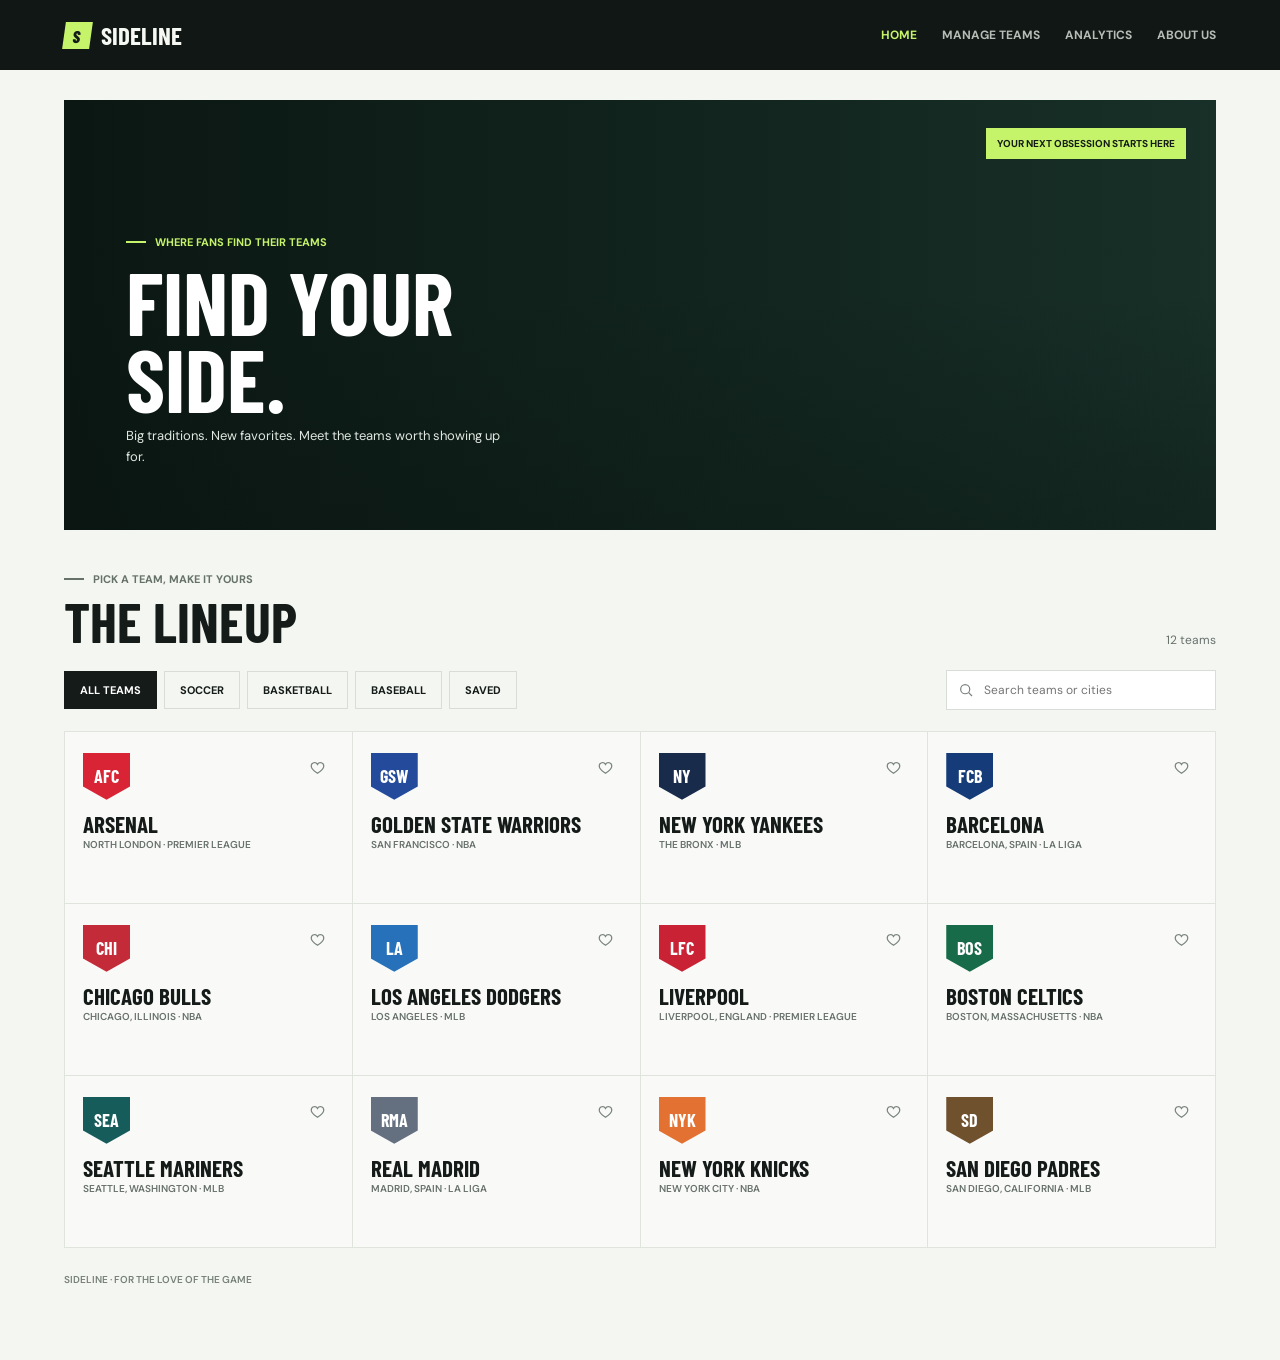
<file: index.html>
<!doctype html>
<html lang="en">
<head>
  <meta charset="utf-8">
  <meta name="viewport" content="width=device-width, initial-scale=1">
  <meta name="theme-color" content="#111714">
  <title>Sideline — Find your team</title>
  <link rel="preconnect" href="https://fonts.googleapis.com">
  <link rel="preconnect" href="https://fonts.gstatic.com" crossorigin>
  <link href="https://fonts.googleapis.com/css2?family=Barlow+Condensed:wght@500;600;700;800&family=DM+Sans:wght@400;500;600;700&display=swap" rel="stylesheet">
  <style>
    :root {
      color-scheme: light;
      --ink: #151b18;
      --muted: #68716c;
      --paper: #f4f6f2;
      --line: #dfe4dd;
      --lime: #c5f36a;
      --forest: #1d3529;
      --orange: #f37448;
      --display: "Barlow Condensed", Impact, sans-serif;
      --body: "DM Sans", sans-serif;
    }

    * { box-sizing: border-box; }
    body { margin: 0; color: var(--ink); background: var(--paper); font-family: var(--body); }
    button, input { font: inherit; }
    button { color: inherit; }
    a { color: inherit; text-decoration: none; }
    .topbar { height: 70px; padding: 0 max(5vw, calc((100vw - 1320px) / 2)); display: flex; align-items: center; justify-content: space-between; background: #111714; color: #f6f8f3; }
    .brand { display: flex; align-items: center; gap: 10px; font: 700 25px var(--display); letter-spacing: 0; text-transform: uppercase; }
    .brand-mark { width: 27px; height: 27px; display: grid; place-items: center; background: var(--lime); color: var(--ink); font: 800 17px var(--display); transform: skew(-8deg); }
    .nav { display: flex; align-items: center; gap: 34px; font-size: 12px; font-weight: 700; text-transform: uppercase; }
    .nav a { color: #b5bdb7; transition: color .2s; }
    .nav a:hover, .nav a[aria-current="page"] { color: var(--lime); }
    .nav .saved-link { color: var(--lime); }

    main { max-width: 1320px; margin: 0 auto; padding: 30px 5vw 74px; }
    .feature { position: relative; height: clamp(270px, 34vw, 430px); overflow: hidden; display: flex; align-items: flex-end; background: #183129 url("https://images.unsplash.com/photo-1522778119026-d647f0596c20?auto=format&fit=crop&w=1900&q=85") center 57% / cover; color: white; }
    .feature::before { content: ""; position: absolute; inset: 0; background: linear-gradient(90deg, rgba(9, 19, 15, .88) 0%, rgba(9, 19, 15, .46) 51%, rgba(9, 19, 15, .04) 100%), linear-gradient(0deg, rgba(9, 19, 15, .35), transparent 55%); }
    .feature-copy { position: relative; z-index: 1; padding: clamp(25px, 5vw, 62px); max-width: 680px; }
    .eyebrow { display: flex; align-items: center; gap: 9px; color: var(--lime); font-size: 11px; font-weight: 700; letter-spacing: 0; text-transform: uppercase; }
    .eyebrow::before { content: ""; width: 20px; height: 2px; background: currentColor; }
    h1, h2, h3, p { margin-top: 0; }
    .feature h1 { margin: 14px 0 9px; font: 700 clamp(45px, 7.2vw, 88px)/.88 var(--display); letter-spacing: 0; text-transform: uppercase; }
    .feature p { margin: 0; max-width: 390px; color: #e0e7e1; font-size: 13px; line-height: 1.6; }
    .feature-label { position: absolute; z-index: 1; right: 30px; top: 28px; padding: 9px 11px; background: var(--lime); color: var(--ink); font-size: 10px; font-weight: 700; letter-spacing: 0; text-transform: uppercase; }

    .directory { padding-top: 42px; }
    .section-top { display: flex; align-items: end; justify-content: space-between; gap: 20px; margin-bottom: 22px; }
    .section-top .eyebrow { color: #657169; }
    h2 { margin: 8px 0 0; font: 700 clamp(35px, 4.8vw, 56px)/.96 var(--display); text-transform: uppercase; }
    .result-count { color: var(--muted); font-size: 12px; white-space: nowrap; }
    .controls { display: flex; align-items: center; justify-content: space-between; gap: 18px; margin-bottom: 21px; }
    .filters { display: flex; flex-wrap: wrap; gap: 7px; }
    .filter { min-height: 38px; padding: 0 15px; border: 1px solid #d8ded7; background: transparent; cursor: pointer; font-size: 11px; font-weight: 700; text-transform: uppercase; transition: color .18s, background .18s, border-color .18s; }
    .filter:hover { border-color: var(--ink); }
    .filter[aria-pressed="true"] { border-color: var(--ink); background: var(--ink); color: white; }
    .search { position: relative; width: min(270px, 100%); }
    .search input { width: 100%; height: 40px; padding: 0 12px 0 37px; border: 1px solid #d8ded7; border-radius: 0; outline: none; background: white; color: var(--ink); font-size: 12px; }
    .search input:focus { border-color: #4b694f; box-shadow: 0 0 0 2px rgba(75,105,79,.13); }
    .search svg { position: absolute; left: 12px; top: 12px; width: 16px; height: 16px; color: #78817b; pointer-events: none; }
    .team-grid { display: grid; grid-template-columns: repeat(4, minmax(0, 1fr)); border-top: 1px solid var(--line); border-left: 1px solid var(--line); }
    .team-card { position: relative; min-width: 0; min-height: 172px; padding: 21px 18px 17px; border-right: 1px solid var(--line); border-bottom: 1px solid var(--line); background: rgba(255,255,255,.52); transition: background .2s, transform .2s; }
    .team-card:hover { z-index: 1; background: white; transform: translateY(-2px); }
    .card-top { display: flex; align-items: flex-start; justify-content: space-between; }
    .crest { width: 47px; height: 47px; display: grid; place-items: center; flex: 0 0 auto; background: var(--team-color); color: white; font: 700 18px var(--display); clip-path: polygon(0 0, 100% 0, 100% 72%, 50% 100%, 0 72%); }
    .favorite { width: 32px; height: 32px; display: grid; place-items: center; border: 1px solid transparent; background: transparent; cursor: pointer; color: #7c857e; }
    .favorite:hover { border-color: var(--line); color: var(--orange); }
    .favorite[aria-pressed="true"] { color: var(--orange); }
    .favorite svg { width: 17px; height: 17px; }
    .team-card h3 { overflow: hidden; margin: 13px 0 3px; font: 700 23px/.98 var(--display); letter-spacing: 0; text-overflow: ellipsis; text-transform: uppercase; white-space: nowrap; }
    .team-meta { color: var(--muted); font-size: 10px; font-weight: 600; letter-spacing: 0; text-transform: uppercase; }
    .empty { grid-column: 1 / -1; padding: 50px 20px; border-right: 1px solid var(--line); border-bottom: 1px solid var(--line); color: var(--muted); text-align: center; font-size: 13px; }
    footer { display: flex; justify-content: space-between; gap: 16px; padding-top: 25px; color: #77817a; font-size: 10px; font-weight: 600; letter-spacing: 0; text-transform: uppercase; }

    @media (max-width: 900px) {
      .team-grid { grid-template-columns: repeat(3, minmax(0, 1fr)); }
      .topbar { padding-inline: 5vw; }
    }
    @media (max-width: 620px) {
      .topbar { height: 60px; }
      .nav { gap: 17px; font-size: 10px; }
      .nav a:nth-child(2), .nav a:nth-child(3) { display: none; }
      main { padding-top: 18px; }
      .feature { height: 310px; background-position: 59% center; }
      .feature-copy { padding: 25px; }
      .feature h1 { font-size: 58px; }
      .feature-label { top: 15px; right: 15px; }
      .directory { padding-top: 34px; }
      .section-top { align-items: flex-end; }
      .result-count { font-size: 10px; }
      .controls { align-items: stretch; flex-direction: column; gap: 12px; }
      .filters { gap: 6px; }
      .filter { min-height: 35px; padding-inline: 11px; font-size: 10px; }
      .search { width: 100%; }
      .team-grid { grid-template-columns: repeat(2, minmax(0, 1fr)); }
      .team-card { min-height: 157px; padding: 15px 13px; }
      .team-card h3 { font-size: 20px; }
      .crest { width: 42px; height: 42px; }
      footer { flex-direction: column; gap: 7px; }
    }
    @media (max-width: 360px) {
      .nav { gap: 11px; }
      .team-grid { grid-template-columns: 1fr; }
    }
    @media (prefers-reduced-motion: reduce) {
      *, *::before, *::after { scroll-behavior: auto !important; transition-duration: .01ms !important; animation-duration: .01ms !important; }
    }
    /* Assignment navigation: show every required page on all screen sizes */
    .topbar {height:auto; min-height:70px; flex-wrap:wrap; gap:12px; padding-top:14px; padding-bottom:14px}
    .nav {flex-wrap:wrap; gap:clamp(10px,2vw,25px)}
    @media(max-width:620px){.nav a:nth-child(2), .nav a:nth-child(3){display:inline}.topbar{height:auto;min-height:60px}.nav{font-size:10px;gap:13px}}
  </style>
</head>
<body>
  <header class="topbar">
    <a class="brand" href="index.html" aria-label="Sideline home"><span class="brand-mark" aria-hidden="true">S</span> Sideline</a>
    <nav class="nav" aria-label="Main navigation"><a href="index.html" aria-current="page">Home</a><a href="manage.html">Manage Teams</a><a href="analytics.html">Analytics</a><a href="aboutus.html">About Us</a></nav>
  </header>

  <main id="home">
    <section class="feature" aria-labelledby="feature-title">
      <span class="feature-label">Your next obsession starts here</span>
      <div class="feature-copy">
        <div class="eyebrow">Where fans find their teams</div>
        <h1 id="feature-title">Find your<br>side.</h1>
        <p>Big traditions. New favorites. Meet the teams worth showing up for.</p>
      </div>
    </section>

    <section class="directory" id="teams" aria-labelledby="teams-title">
      <div class="section-top">
        <div>
          <div class="eyebrow">Pick a team, make it yours</div>
          <h2 id="teams-title">The lineup</h2>
        </div>
        <div class="result-count" id="result-count" aria-live="polite"></div>
      </div>
      <div class="controls">
        <div class="filters" role="group" aria-label="Filter teams by sport">
          <button class="filter" type="button" data-filter="All" aria-pressed="true">All teams</button>
          <button class="filter" type="button" data-filter="Soccer" aria-pressed="false">Soccer</button>
          <button class="filter" type="button" data-filter="Basketball" aria-pressed="false">Basketball</button>
          <button class="filter" type="button" data-filter="Baseball" aria-pressed="false">Baseball</button>
          <button class="filter" type="button" data-filter="Saved" aria-pressed="false">Saved</button>
        </div>
        <label class="search">
          <svg viewBox="0 0 24 24" fill="none" stroke="currentColor" stroke-width="1.8" aria-hidden="true"><circle cx="10.8" cy="10.8" r="6.8"></circle><path d="m16 16 5 5"></path></svg>
          <input id="team-search" type="search" placeholder="Search teams or cities" aria-label="Search teams or cities">
        </label>
      </div>
      <div class="team-grid" id="team-grid" aria-live="polite"></div>
    </section>

    
  
  <footer class="site-footer"><span>SIDELINE · FOR THE LOVE OF THE GAME</span></footer>
</main>

  <script src="teams.js"></script>
  <script>
    const teams = (typeof getTeams === "function" ? getTeams() : []);

    const saved = new Set();
    let activeFilter = "All";
    let savedOnly = false;
    const grid = document.querySelector("#team-grid");
    const count = document.querySelector("#result-count");
    const search = document.querySelector("#team-search");
    const savedCount = document.querySelector("#saved-count");

    const heartIcon = '<svg viewBox="0 0 24 24" fill="none" stroke="currentColor" stroke-width="1.8" aria-hidden="true"><path d="M20.8 8.7c0 4.2-8.8 10-8.8 10s-8.8-5.8-8.8-10A4.7 4.7 0 0 1 12 6.1a4.7 4.7 0 0 1 8.8 2.6Z"></path></svg>';

    function escapeTeamHTML(value) { return String(value).replace(/[&<>"']/g, ch => ({'&':'&amp;','<':'&lt;','>':'&gt;','"':'&quot;',"'":'&#39;'}[ch])); }
    function renderTeams() {
      const query = search.value.trim().toLowerCase();
      const visible = teams.filter(team => {
        const matchesSport = activeFilter === "All" || team.sport === activeFilter;
        const matchesSaved = !savedOnly || saved.has(team.name);
        const matchesSearch = `${escapeTeamHTML(team.name)} ${escapeTeamHTML(team.city)} ${escapeTeamHTML(team.league)} ${team.sport}`.toLowerCase().includes(query);
        return matchesSport && matchesSaved && matchesSearch;
      });

      count.textContent = `${visible.length} ${visible.length === 1 ? "team" : "teams"}`;
      if (savedCount) savedCount.textContent = saved.size;
      if (!visible.length) {
        grid.innerHTML = '<div class="empty">No teams found. Try another search or filter.</div>';
        return;
      }

      grid.innerHTML = visible.map(team => `
        <article class="team-card" style="--team-color: ${team.color}">
          <div class="card-top">
            <div class="crest" aria-label="${escapeTeamHTML(team.name)} mark">${escapeTeamHTML(team.mark)}</div>
            <button class="favorite" type="button" data-team="${escapeTeamHTML(team.name)}" aria-label="${saved.has(team.name) ? "Remove" : "Save"} ${escapeTeamHTML(team.name)}" aria-pressed="${saved.has(team.name)}">${heartIcon}</button>
          </div>
          <h3 title="${escapeTeamHTML(team.name)}">${escapeTeamHTML(team.name)}</h3>
          <div class="team-meta">${escapeTeamHTML(team.city)} · ${escapeTeamHTML(team.league)}</div>
        </article>`).join("");
    }

    document.querySelector(".filters").addEventListener("click", event => {
      const button = event.target.closest("[data-filter]");
      if (!button) return;
      activeFilter = button.dataset.filter === "Saved" ? "All" : button.dataset.filter;
      savedOnly = button.dataset.filter === "Saved";
      document.querySelectorAll("[data-filter]").forEach(item => item.setAttribute("aria-pressed", String(item === button)));
      renderTeams();
    });

    document.querySelector(".nav").addEventListener("click", event => {
      const link = event.target.closest("[data-sport-link]");
      if (link) {
        event.preventDefault();
        activeFilter = link.dataset.sportLink;
        savedOnly = false;
        document.querySelectorAll("[data-filter]").forEach(item => item.setAttribute("aria-pressed", String(item.dataset.filter === activeFilter)));
        renderTeams();
        document.querySelector("#teams").scrollIntoView({ behavior: "smooth" });
      }
      if (event.target.closest("#saved-link")) {
        event.preventDefault();
        activeFilter = "All";
        savedOnly = true;
        document.querySelectorAll("[data-filter]").forEach(item => item.setAttribute("aria-pressed", String(item.dataset.filter === "Saved")));
        renderTeams();
        document.querySelector("#teams").scrollIntoView({ behavior: "smooth" });
      }
    });

    grid.addEventListener("click", event => {
      const button = event.target.closest("[data-team]");
      if (!button) return;
      const teamName = button.dataset.team;
      if (saved.has(teamName)) saved.delete(teamName);
      else saved.add(teamName);
      renderTeams();
    });

    search.addEventListener("input", renderTeams);
    try { renderTeams(); } catch (error) {
      console.error('Sideline team rendering error:', error);
      grid.innerHTML = '<div class="empty">Unable to load teams. Please refresh.</div>';
    }
  </script>
</body>
</html>
</file>
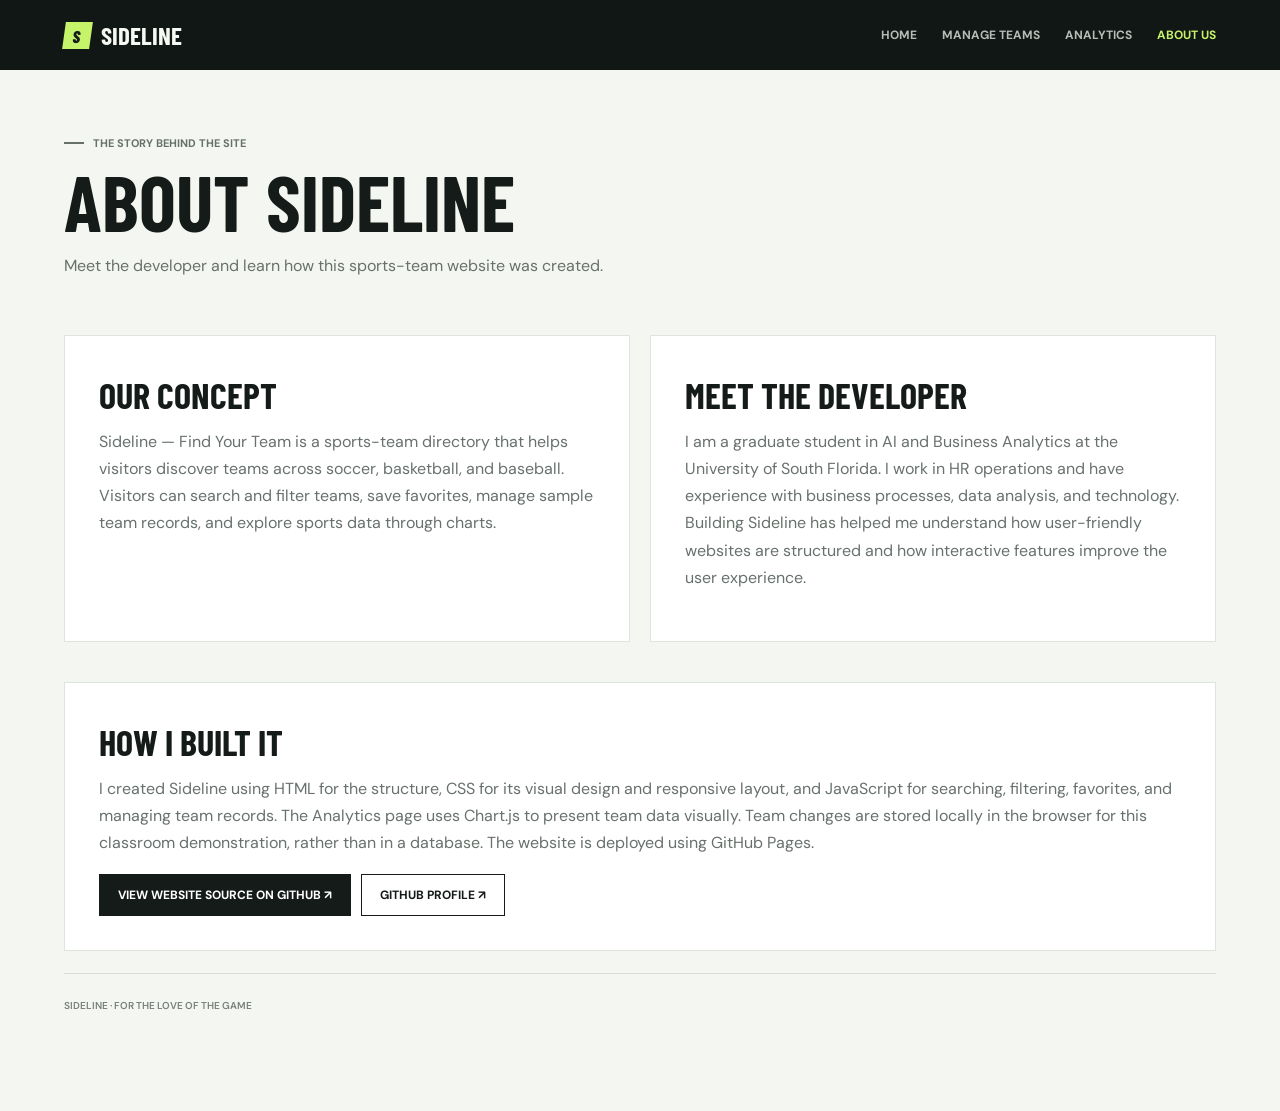
<file: aboutus.html>
<!doctype html><html lang="en"><head><meta charset="utf-8"><meta name="viewport" content="width=device-width,initial-scale=1"><title>About Us | Sideline</title><link rel="preconnect" href="https://fonts.googleapis.com"><link rel="preconnect" href="https://fonts.gstatic.com" crossorigin><link href="https://fonts.googleapis.com/css2?family=Barlow+Condensed:wght@500;600;700;800&family=DM+Sans:wght@400;500;600;700&display=swap" rel="stylesheet"><link rel="stylesheet" href="style.css"></head><body><header class="topbar"><a class="brand" href="index.html"><span class="brand-mark" aria-hidden="true">S</span> Sideline</a><nav class="nav" aria-label="Main navigation"><a href="index.html">Home</a><a href="manage.html">Manage Teams</a><a href="analytics.html">Analytics</a><a href="aboutus.html" aria-current="page">About Us</a></nav></header><main><div class="page-intro"><div class="eyebrow" style="color:#657169">The story behind the site</div><h1>About Sideline</h1><p>Meet the developer and learn how this sports-team website was created.</p></div><div class="columns"><section class="panel"><h2>Our concept</h2><p class="muted">Sideline — Find Your Team is a sports-team directory that helps visitors discover teams across soccer, basketball, and baseball. Visitors can search and filter teams, save favorites, manage sample team records, and explore sports data through charts.</p></section><section class="panel"><h2>Meet the developer</h2><p class="muted">I am a graduate student in AI and Business Analytics at the University of South Florida. I work in HR operations and have experience with business processes, data analysis, and technology. Building Sideline has helped me understand how user-friendly websites are structured and how interactive features improve the user experience.</p></section></div><section class="panel"><h2>How I built it</h2><p class="muted">I created Sideline using HTML for the structure, CSS for its visual design and responsive layout, and JavaScript for searching, filtering, favorites, and managing team records. The Analytics page uses Chart.js to present team data visually. Team changes are stored locally in the browser for this classroom demonstration, rather than in a database. The website is deployed using GitHub Pages.</p><div class="actions"><a class="btn" href="https://github.com/ERichardsUSF/ERichardsUSF.github.io" target="_blank" rel="noopener noreferrer">View website source on GitHub ↗</a><a class="btn secondary" href="https://github.com/ERichardsUSF" target="_blank" rel="noopener noreferrer">GitHub profile ↗</a></div></section>
  <footer class="site-footer"><span>SIDELINE · FOR THE LOVE OF THE GAME</span></footer>
</main></body></html>
</file>
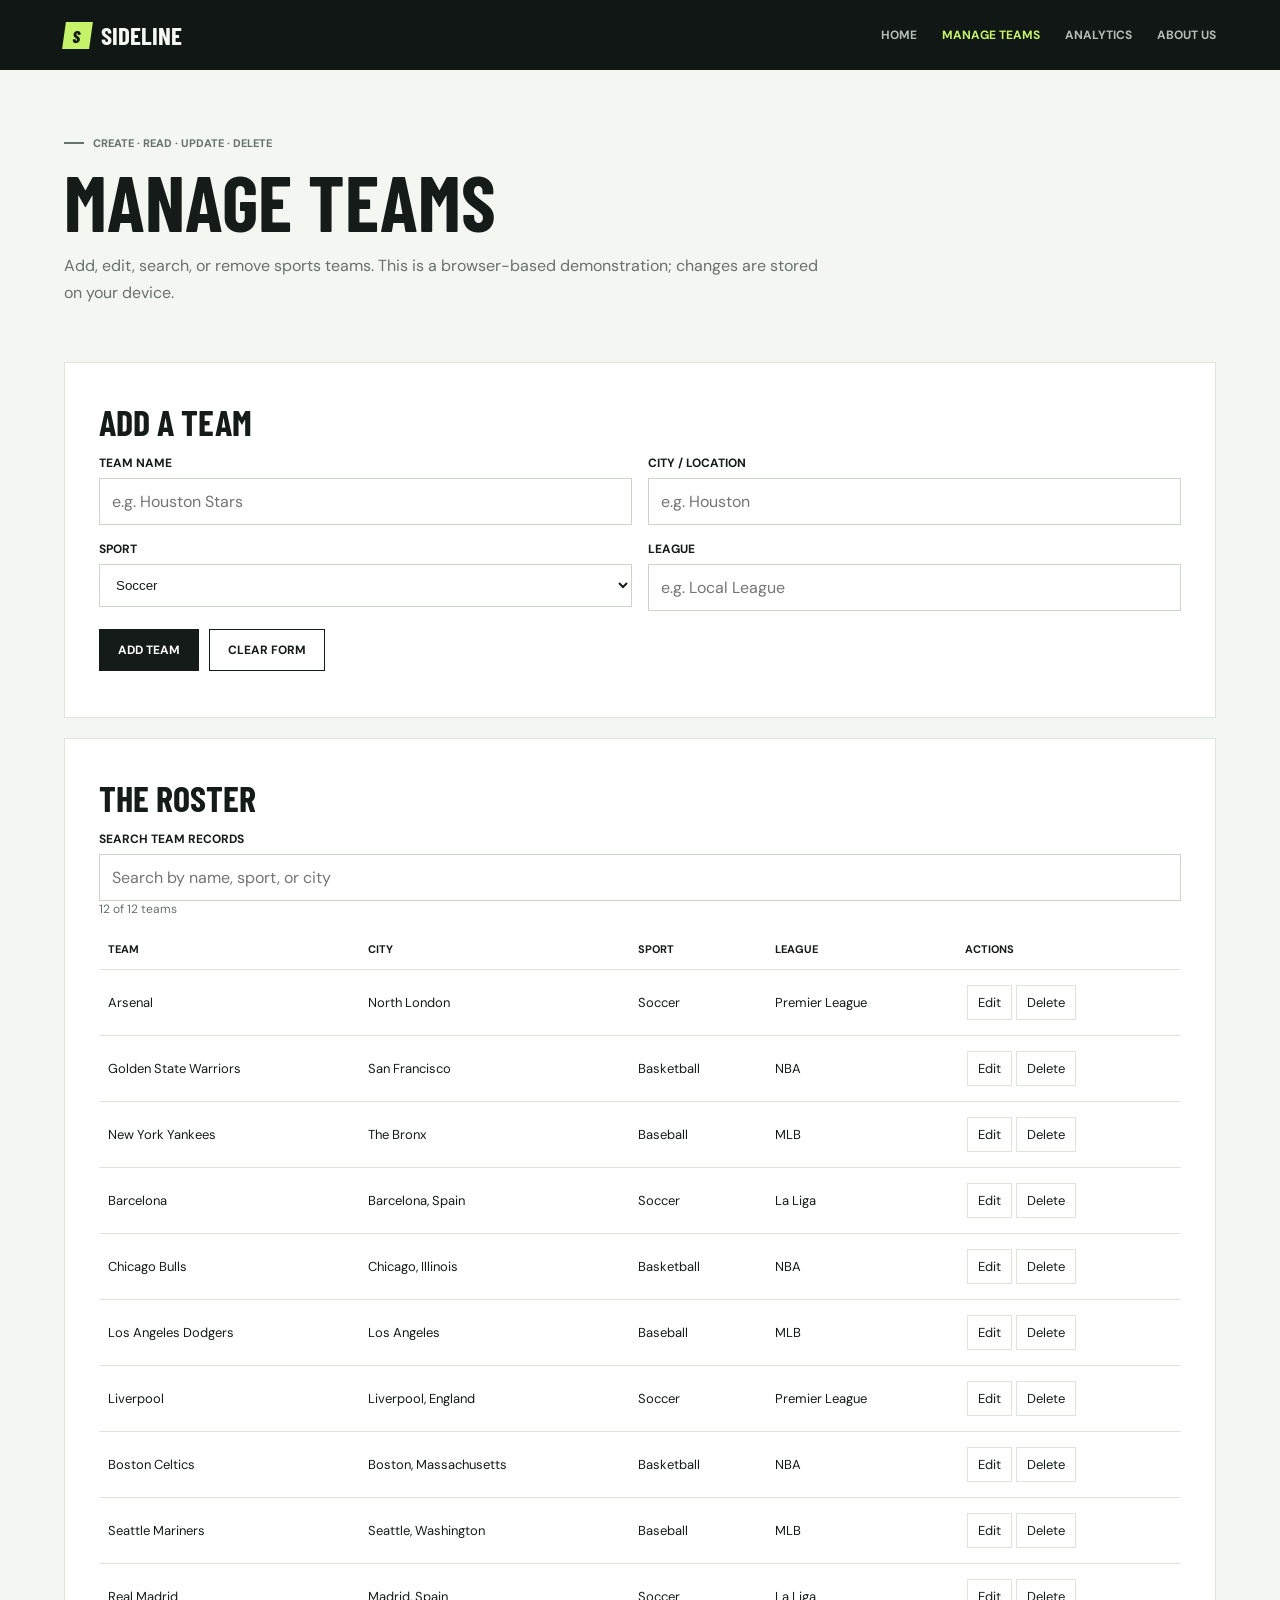
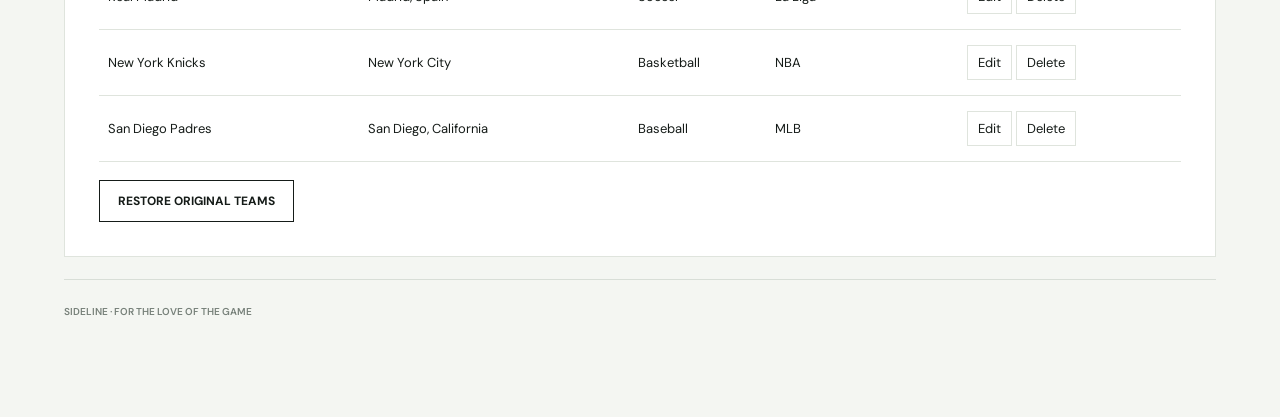
<file: manage.html>
<!doctype html><html lang="en"><head><meta charset="utf-8"><meta name="viewport" content="width=device-width,initial-scale=1"><title>Manage Teams | Sideline</title><link rel="preconnect" href="https://fonts.googleapis.com"><link rel="preconnect" href="https://fonts.gstatic.com" crossorigin><link href="https://fonts.googleapis.com/css2?family=Barlow+Condensed:wght@500;600;700;800&family=DM+Sans:wght@400;500;600;700&display=swap" rel="stylesheet"><link rel="stylesheet" href="style.css"></head><body><header class="topbar"><a class="brand" href="index.html"><span class="brand-mark" aria-hidden="true">S</span> Sideline</a><nav class="nav" aria-label="Main navigation"><a href="index.html">Home</a><a href="manage.html" aria-current="page">Manage Teams</a><a href="analytics.html">Analytics</a><a href="aboutus.html">About Us</a></nav></header><main><div class="page-intro"><div class="eyebrow" style="color:#657169">Create · Read · Update · Delete</div><h1>Manage teams</h1><p>Add, edit, search, or remove sports teams. This is a browser-based demonstration; changes are stored on your device.</p></div><section class="panel"><h2 id="form-title">Add a team</h2><form id="team-form"><input id="edit-index" type="hidden"><div class="field-grid"><div class="field"><label for="team-name">Team name</label><input id="team-name" maxlength="70" required placeholder="e.g. Houston Stars"></div><div class="field"><label for="team-city">City / location</label><input id="team-city" maxlength="70" required placeholder="e.g. Houston"></div><div class="field"><label for="team-sport">Sport</label><select id="team-sport"><option>Soccer</option><option>Basketball</option><option>Baseball</option><option>Football</option><option>Other</option></select></div><div class="field"><label for="team-league">League</label><input id="team-league" maxlength="60" required placeholder="e.g. Local League"></div></div><div class="actions"><button class="btn" type="submit" id="save-button">Add team</button><button class="btn secondary" type="button" id="clear-button">Clear form</button></div><p id="status" role="status" aria-live="polite" class="notice"></p></form></section><section class="panel"><h2>The roster</h2><div class="field"><label for="team-filter">Search team records</label><input class="search-input" id="team-filter" type="search" placeholder="Search by name, sport, or city"></div><p id="team-count" class="notice"></p><div class="table-wrap"><table><thead><tr><th>Team</th><th>City</th><th>Sport</th><th>League</th><th>Actions</th></tr></thead><tbody id="team-rows"></tbody></table></div><div class="actions"><button class="btn secondary" type="button" id="reset-data">Restore original teams</button></div></section>
  <footer class="site-footer"><span>SIDELINE · FOR THE LOVE OF THE GAME</span></footer>
</main><script src="teams.js"></script><script>
let records=getTeams();const $=s=>document.querySelector(s);const form=$('#team-form');
function clearForm(){form.reset();$('#edit-index').value='';$('#form-title').textContent='Add a team';$('#save-button').textContent='Add team'}
function render(){const q=$('#team-filter').value.trim().toLowerCase();const found=records.map((team,index)=>({team,index})).filter(({team})=>[team.name,team.city,team.sport,team.league].join(' ').toLowerCase().includes(q));$('#team-count').textContent=found.length+' of '+records.length+' teams';$('#team-rows').innerHTML=found.map(({team,index})=>'<tr><td>'+escapeHTML(team.name)+'</td><td>'+escapeHTML(team.city)+'</td><td>'+escapeHTML(team.sport)+'</td><td>'+escapeHTML(team.league)+'</td><td><button class="small-btn" data-action="edit" data-index="'+index+'">Edit</button><button class="small-btn" data-action="delete" data-index="'+index+'">Delete</button></td></tr>').join('')||'<tr><td colspan="5">No matching teams found.</td></tr>'}
form.addEventListener('submit',e=>{e.preventDefault();const team={name:$('#team-name').value.trim(),city:$('#team-city').value.trim(),sport:$('#team-sport').value,league:$('#team-league').value.trim()};if(!team.name||!team.city||!team.league)return;const edit=$('#edit-index').value;const old=edit!==''?records[Number(edit)]:null;team.mark=old?.mark||team.name.split(/\s+/).map(s=>s[0]).join('').slice(0,3).toUpperCase();team.color=old?.color||'#1d3529';if(edit==='')records.push(team);else records[Number(edit)]=team;saveTeams(records);clearForm();render();$('#status').textContent='Team saved successfully.'});
$('#team-rows').addEventListener('click',e=>{const btn=e.target.closest('button[data-action]');if(!btn)return;const i=Number(btn.dataset.index);if(btn.dataset.action==='edit'){const t=records[i];$('#edit-index').value=i;$('#team-name').value=t.name;$('#team-city').value=t.city;$('#team-sport').value=t.sport;$('#team-league').value=t.league;$('#form-title').textContent='Edit a team';$('#save-button').textContent='Save changes';form.scrollIntoView({behavior:'smooth'});$('#team-name').focus()}else if(confirm('Delete '+records[i].name+'?')){records.splice(i,1);saveTeams(records);clearForm();render();$('#status').textContent='Team deleted.'}});
$('#team-filter').addEventListener('input',render);$('#clear-button').addEventListener('click',clearForm);$('#reset-data').addEventListener('click',()=>{if(confirm('Restore the original sample teams?')){records=DEFAULT_TEAMS.map(t=>({...t}));saveTeams(records);clearForm();render();$('#status').textContent='Original teams restored.'}});render();
</script></body></html>
</file>
<file: style.css>
:root {
      color-scheme: light;
      --ink: #151b18;
      --muted: #68716c;
      --paper: #f4f6f2;
      --line: #dfe4dd;
      --lime: #c5f36a;
      --forest: #1d3529;
      --orange: #f37448;
      --display: "Barlow Condensed", Impact, sans-serif;
      --body: "DM Sans", sans-serif;
    }

    * { box-sizing: border-box; }
    body { margin: 0; color: var(--ink); background: var(--paper); font-family: var(--body); }
    button, input { font: inherit; }
    button { color: inherit; }
    a { color: inherit; text-decoration: none; }
    .topbar { height: 70px; padding: 0 max(5vw, calc((100vw - 1320px) / 2)); display: flex; align-items: center; justify-content: space-between; background: #111714; color: #f6f8f3; }
    .brand { display: flex; align-items: center; gap: 10px; font: 700 25px var(--display); letter-spacing: 0; text-transform: uppercase; }
    .brand-mark { width: 27px; height: 27px; display: grid; place-items: center; background: var(--lime); color: var(--ink); font: 800 17px var(--display); transform: skew(-8deg); }
    .nav { display: flex; align-items: center; gap: 34px; font-size: 12px; font-weight: 700; text-transform: uppercase; }
    .nav a { color: #b5bdb7; transition: color .2s; }
    .nav a:hover, .nav a[aria-current="page"] { color: var(--lime); }
    .nav .saved-link { color: var(--lime); }

    main { max-width: 1320px; margin: 0 auto; padding: 30px 5vw 74px; }
    .feature { position: relative; height: clamp(270px, 34vw, 430px); overflow: hidden; display: flex; align-items: flex-end; background: #183129 url("https://images.unsplash.com/photo-1522778119026-d647f0596c20?auto=format&fit=crop&w=1900&q=85") center 57% / cover; color: white; }
    .feature::before { content: ""; position: absolute; inset: 0; background: linear-gradient(90deg, rgba(9, 19, 15, .88) 0%, rgba(9, 19, 15, .46) 51%, rgba(9, 19, 15, .04) 100%), linear-gradient(0deg, rgba(9, 19, 15, .35), transparent 55%); }
    .feature-copy { position: relative; z-index: 1; padding: clamp(25px, 5vw, 62px); max-width: 680px; }
    .eyebrow { display: flex; align-items: center; gap: 9px; color: var(--lime); font-size: 11px; font-weight: 700; letter-spacing: 0; text-transform: uppercase; }
    .eyebrow::before { content: ""; width: 20px; height: 2px; background: currentColor; }
    h1, h2, h3, p { margin-top: 0; }
    .feature h1 { margin: 14px 0 9px; font: 700 clamp(45px, 7.2vw, 88px)/.88 var(--display); letter-spacing: 0; text-transform: uppercase; }
    .feature p { margin: 0; max-width: 390px; color: #e0e7e1; font-size: 13px; line-height: 1.6; }
    .feature-label { position: absolute; z-index: 1; right: 30px; top: 28px; padding: 9px 11px; background: var(--lime); color: var(--ink); font-size: 10px; font-weight: 700; letter-spacing: 0; text-transform: uppercase; }

    .directory { padding-top: 42px; }
    .section-top { display: flex; align-items: end; justify-content: space-between; gap: 20px; margin-bottom: 22px; }
    .section-top .eyebrow { color: #657169; }
    h2 { margin: 8px 0 0; font: 700 clamp(35px, 4.8vw, 56px)/.96 var(--display); text-transform: uppercase; }
    .result-count { color: var(--muted); font-size: 12px; white-space: nowrap; }
    .controls { display: flex; align-items: center; justify-content: space-between; gap: 18px; margin-bottom: 21px; }
    .filters { display: flex; flex-wrap: wrap; gap: 7px; }
    .filter { min-height: 38px; padding: 0 15px; border: 1px solid #d8ded7; background: transparent; cursor: pointer; font-size: 11px; font-weight: 700; text-transform: uppercase; transition: color .18s, background .18s, border-color .18s; }
    .filter:hover { border-color: var(--ink); }
    .filter[aria-pressed="true"] { border-color: var(--ink); background: var(--ink); color: white; }
    .search { position: relative; width: min(270px, 100%); }
    .search input { width: 100%; height: 40px; padding: 0 12px 0 37px; border: 1px solid #d8ded7; border-radius: 0; outline: none; background: white; color: var(--ink); font-size: 12px; }
    .search input:focus { border-color: #4b694f; box-shadow: 0 0 0 2px rgba(75,105,79,.13); }
    .search svg { position: absolute; left: 12px; top: 12px; width: 16px; height: 16px; color: #78817b; pointer-events: none; }
    .team-grid { display: grid; grid-template-columns: repeat(4, minmax(0, 1fr)); border-top: 1px solid var(--line); border-left: 1px solid var(--line); }
    .team-card { position: relative; min-width: 0; min-height: 172px; padding: 21px 18px 17px; border-right: 1px solid var(--line); border-bottom: 1px solid var(--line); background: rgba(255,255,255,.52); transition: background .2s, transform .2s; }
    .team-card:hover { z-index: 1; background: white; transform: translateY(-2px); }
    .card-top { display: flex; align-items: flex-start; justify-content: space-between; }
    .crest { width: 47px; height: 47px; display: grid; place-items: center; flex: 0 0 auto; background: var(--team-color); color: white; font: 700 18px var(--display); clip-path: polygon(0 0, 100% 0, 100% 72%, 50% 100%, 0 72%); }
    .favorite { width: 32px; height: 32px; display: grid; place-items: center; border: 1px solid transparent; background: transparent; cursor: pointer; color: #7c857e; }
    .favorite:hover { border-color: var(--line); color: var(--orange); }
    .favorite[aria-pressed="true"] { color: var(--orange); }
    .favorite svg { width: 17px; height: 17px; }
    .team-card h3 { overflow: hidden; margin: 13px 0 3px; font: 700 23px/.98 var(--display); letter-spacing: 0; text-overflow: ellipsis; text-transform: uppercase; white-space: nowrap; }
    .team-meta { color: var(--muted); font-size: 10px; font-weight: 600; letter-spacing: 0; text-transform: uppercase; }
    .empty { grid-column: 1 / -1; padding: 50px 20px; border-right: 1px solid var(--line); border-bottom: 1px solid var(--line); color: var(--muted); text-align: center; font-size: 13px; }
    footer { display: flex; justify-content: space-between; gap: 16px; padding-top: 25px; color: #77817a; font-size: 10px; font-weight: 600; letter-spacing: 0; text-transform: uppercase; }

    @media (max-width: 900px) {
      .team-grid { grid-template-columns: repeat(3, minmax(0, 1fr)); }
      .topbar { padding-inline: 5vw; }
    }
    @media (max-width: 620px) {
      .topbar { height: 60px; }
      .nav { gap: 17px; font-size: 10px; }
      .nav a:nth-child(2), .nav a:nth-child(3) { display: none; }
      main { padding-top: 18px; }
      .feature { height: 310px; background-position: 59% center; }
      .feature-copy { padding: 25px; }
      .feature h1 { font-size: 58px; }
      .feature-label { top: 15px; right: 15px; }
      .directory { padding-top: 34px; }
      .section-top { align-items: flex-end; }
      .result-count { font-size: 10px; }
      .controls { align-items: stretch; flex-direction: column; gap: 12px; }
      .filters { gap: 6px; }
      .filter { min-height: 35px; padding-inline: 11px; font-size: 10px; }
      .search { width: 100%; }
      .team-grid { grid-template-columns: repeat(2, minmax(0, 1fr)); }
      .team-card { min-height: 157px; padding: 15px 13px; }
      .team-card h3 { font-size: 20px; }
      .crest { width: 42px; height: 42px; }
      footer { flex-direction: column; gap: 7px; }
    }
    @media (max-width: 360px) {
      .nav { gap: 11px; }
      .team-grid { grid-template-columns: 1fr; }
    }
    @media (prefers-reduced-motion: reduce) {
      *, *::before, *::after { scroll-behavior: auto !important; transition-duration: .01ms !important; animation-duration: .01ms !important; }
    }
  
.topbar {height:auto;min-height:70px;flex-wrap:wrap;gap:12px;padding-top:14px;padding-bottom:14px}
.nav{flex-wrap:wrap;gap:clamp(10px,2vw,25px)}
@media(max-width:620px){.nav a:nth-child(2),.nav a:nth-child(3){display:inline}.topbar{height:auto;min-height:60px}.nav{font-size:10px;gap:13px}}
.page-intro{padding:36px 0 20px}.page-intro h1{font:700 clamp(44px,7vw,78px)/.95 var(--display);text-transform:uppercase;margin:14px 0}.page-intro p{color:var(--muted);line-height:1.7;max-width:760px}
.panel{background:white;border:1px solid var(--line);padding:clamp(20px,3vw,34px);margin:20px 0}.panel h2{font-size:36px;margin-bottom:15px}.columns{display:grid;grid-template-columns:1fr 1fr;gap:20px}.field-grid{display:grid;grid-template-columns:1fr 1fr;gap:16px}.field{display:flex;flex-direction:column;gap:7px}.field label{font-size:12px;font-weight:700;text-transform:uppercase}.field input,.field select,.search-input{padding:12px;border:1px solid #cdd5cc;background:white;width:100%;min-width:0;color:var(--ink)}.btn{border:1px solid var(--ink);background:var(--ink);color:white;padding:12px 18px;display:inline-block;cursor:pointer;font-size:12px;font-weight:700;text-transform:uppercase}.btn:hover{background:var(--forest)}.btn.secondary{background:transparent;color:var(--ink)}.btn.secondary:hover{background:var(--lime)}.actions{display:flex;flex-wrap:wrap;gap:10px;margin-top:18px}.table-wrap{overflow-x:auto}table{width:100%;border-collapse:collapse;font-size:13px}th,td{border-bottom:1px solid var(--line);padding:13px 9px;text-align:left}th{font-size:11px;text-transform:uppercase}.small-btn{border:1px solid var(--line);background:white;padding:8px 10px;cursor:pointer;margin:2px}.small-btn:hover{background:var(--lime)}.muted{color:var(--muted);line-height:1.7}.metric{font:700 54px var(--display);color:var(--forest)}.chart-container{position:relative;height:350px;max-width:800px}.notice{font-size:12px;color:var(--muted)}@media(max-width:650px){.columns,.field-grid{grid-template-columns:1fr}.panel{padding:18px}.page-intro{padding-top:16px}}

.site-footer { display:flex; justify-content:flex-start; padding:25px 0; margin-top:22px; border-top:1px solid #d8ded7; color:#77817a; font-size:10px; font-weight:600; text-transform:uppercase; }
</file>
